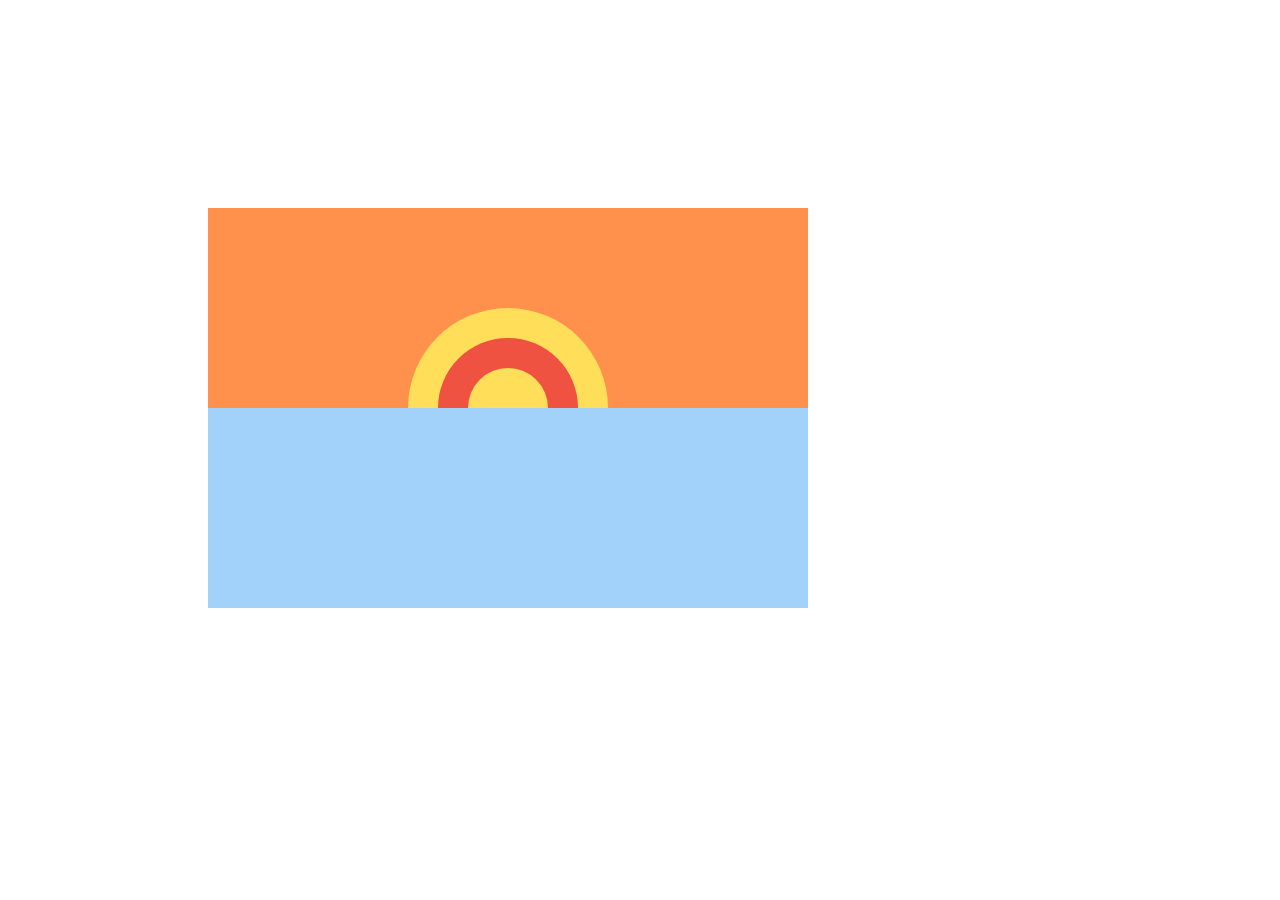
<file: index.html>
<!DOCTYPE html>
<html lang="en">
<head>
    <meta charset="UTF-8">
    <meta http-equiv="X-UA-Compatible" content="IE=edge">
    <meta name="viewport" content="width=device-width, initial-scale=1.0">
    <title>CSS Battle</title>
    <link rel="stylesheet" href="index.css">
</head>
<body>
    <div class="main">
        <div class="rect d1">
            <div class="semi c1"></div>
            <div class="semi c2"></div>
            <div class="semi c3"></div>
        </div>
        <div class="rect d2"></div>
    </div>
</body>
</html>
</file>
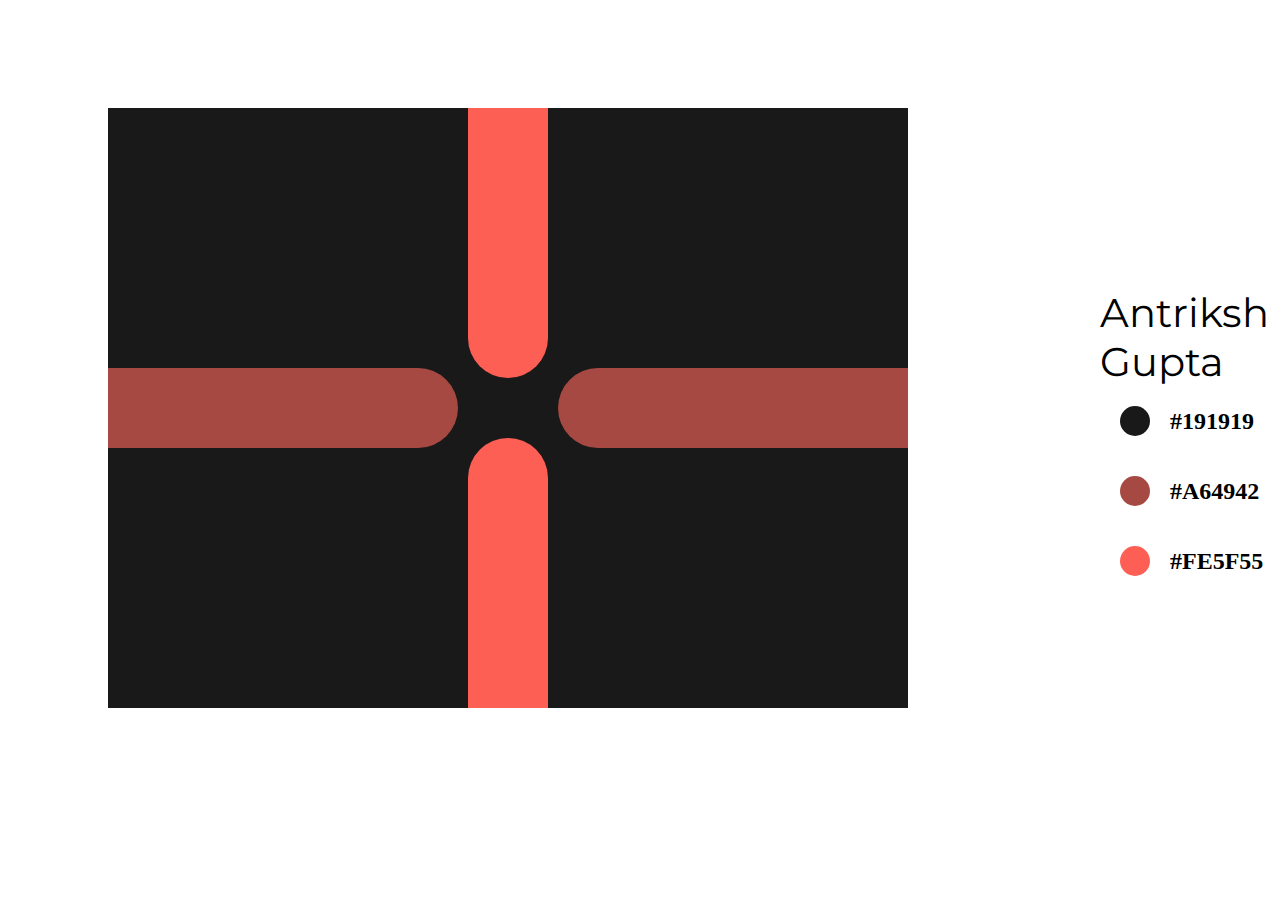
<file: competition.html>
<!DOCTYPE html>
<html lang="en">

<head>
    <meta charset="UTF-8">
    <meta http-equiv="X-UA-Compatible" content="IE=edge">
    <meta name="viewport" content="width=device-width, initial-scale=1.0">
    <title>CSS Battle</title>
    <link rel="stylesheet" href="competition.css">
    <link rel="preconnect" href="https://fonts.gstatic.com" crossorigin>
    <link href="https://fonts.googleapis.com/css2?family=Montserrat:ital,wght@1,600&display=swap" rel="stylesheet">
</head>

<body>
    <div class="main">
        <div class="bg1">
            <div class="row">
                <div class="rect1 d1 part"></div>
                <div class="col">
                    <div class="rect2 d2 part"></div>
                    <div class="rect2 d4 part"></div>
                </div>
                <div class="rect1 d3 part"></div>
            </div>
        </div>
        <div class="bg2">
            <div class="name">Antriksh Gupta</div>
            <div class="inline">
                <div class="circle" style="background-color: #191919;"></div>
                <div><h2><b>#191919</b></h2></div>
            </div>
            <div class="inline">
                <div class="circle" style="background-color: #A64942;"></div>
                <div><h2><b>#A64942</b></h2></div>
            </div>
            <div class="inline">
                <div class="circle" style="background-color: #fe5f55;"></div>
                <div><h2><b>#FE5F55</b></h2></div>
            </div>
        </div>
    </div>
</body>

</html>
</file>
<file: index.css>
.main{
    position: relative;
    top: 200px;
    left: 200px;
    height: 400px;
    width: 600px;
}
.rect{
    width: 600px;
    height: 200px;
}
.d1{
    background-color: #FF914D;
    overflow: hidden;
}
.d2{
    background-color: #A2D2FA;
}
.semi{
    position: relative;
    border-radius: 50% 50% 50% 50% / 50% 50% 50% 50%;
}
.c1{
    left: 200px;
    top: 100px;
    width: 200px;
    height: 200px;
    background-color: #FFDE59;
}
.c2{
    left: 230px;
    bottom: 70px;
    width: 140px;
    height: 140px;
    background-color: #EF5241
}
.c3{
    left: 260px;
    bottom: 180px;
    width: 80px;
    height: 80px;
    background-color: #FFDE59;
}
</file>
<file: competition.css>
.main{
    position: relative;
    top: 100px;
    /* left: 100px; */
    display: flex;
    align-items: center;
}
.part{
    margin: 50px;
    border-style: none;
    border-radius: 0 100px 100px 0;
    position: relative;
}
.rect1{
    height: 80px;
    width: 300px;
    background-color: #FE5F55;
}
.rect2{
    width: 350px;
    height: 80px;
    background-color: #A64942;
}
.row{
    width: 800px;
    height: 600px;
    background-color: #191919;
    display: flex;
    flex-direction: column;
    align-items: center;
    justify-content: center;
    overflow: hidden;
}
.col{
    display: flex;
    flex-direction: row;
}
.d1{
    rotate: 90deg;
}
.d3{
    rotate: 270deg;
}
.d4{
    rotate: 180deg;
}
.bg1{
    position: relative;
    left: 100px;
}
.bg2{
    position: relative;
    left: 100px;
    width: 30rem;
    height: 15rem;
    padding: 0 0 0 12rem;
}
.circle{
    width: 30px;
    height: 30px;
    border-radius: 50% 50% 50% 50% / 50% 50% 50% 50%;
    margin: 20px;
}
.inline{
    display: flex;
    flex-direction: row;
    align-items: center;
}
.name{
    font-size: 40px;
    font-family: 'Montserrat', sans-serif;
}
</file>
